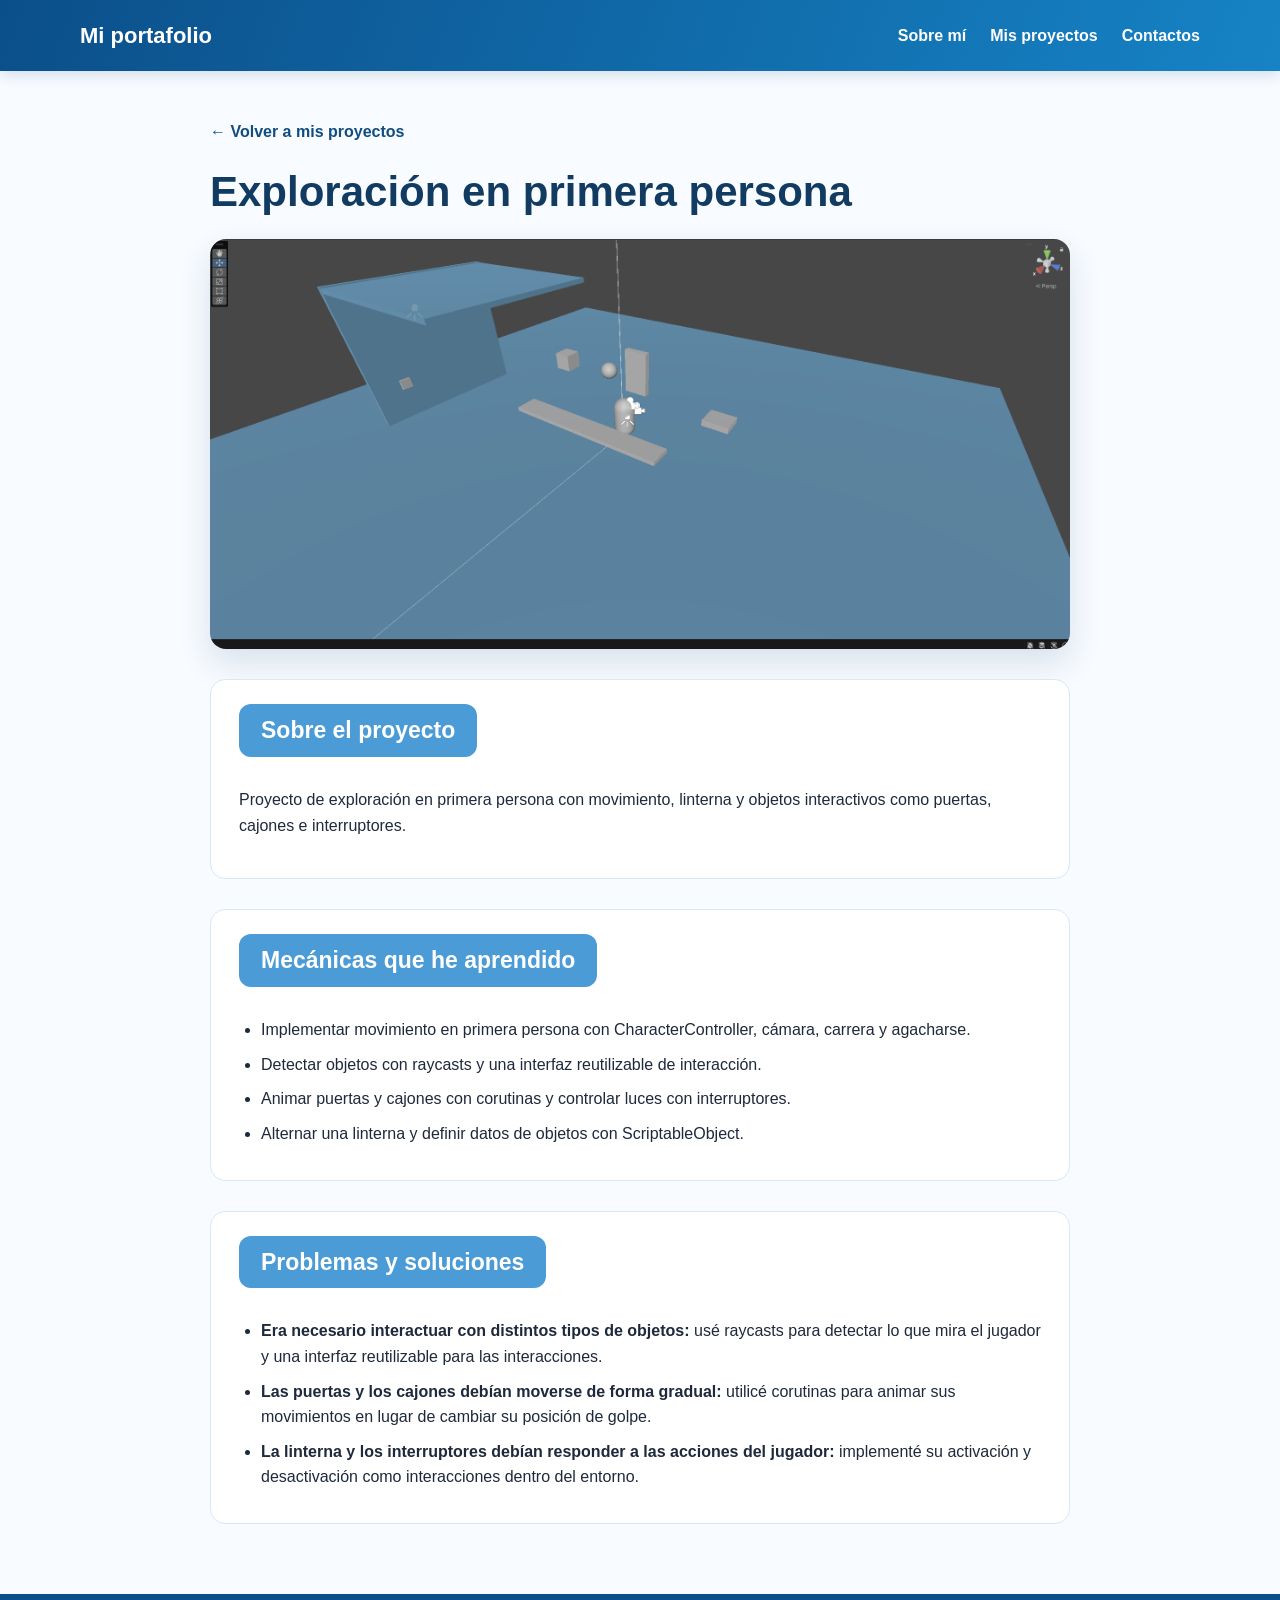
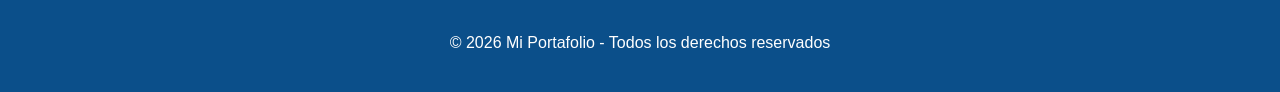
<file: proyecto-exploracion.html>
<!DOCTYPE html>
<html lang="es">
<head>
  <meta charset="UTF-8">
  <meta name="viewport" content="width=device-width, initial-scale=1.0">
  <meta name="description" content="Detalles del proyecto Exploración en primera persona de Mark Timofte.">
  <title>Exploración en primera persona | Mark Timofte</title>
  <link rel="stylesheet" href="styles.css">
</head>
<body>
  <header class="topbar">
    <p class="brand">Mi portafolio</p>
    <nav aria-label="Navegación principal">
      <a href="index.html#sobre-mi">Sobre mí</a>
      <a href="index.html#proyectos">Mis proyectos</a>
      <a href="index.html#contactos">Contactos</a>
    </nav>
  </header>

  <main class="project-detail">
    <a class="back-link" href="index.html#proyectos">← Volver a mis proyectos</a>
    <h1>Exploración en primera persona</h1>
    <img class="detail-image" src="Imagenes/ImagenProyectoPersonal.png" alt="Imagen del proyecto de exploración en primera persona">

    <section class="detail-section">
      <h2>Sobre el proyecto</h2>
      <p>Proyecto de exploración en primera persona con movimiento, linterna y objetos interactivos como puertas, cajones e interruptores.</p>
    </section>

    <section class="detail-section">
      <h2>Mecánicas que he aprendido</h2>
      <ul>
        <li>Implementar movimiento en primera persona con CharacterController, cámara, carrera y agacharse.</li>
        <li>Detectar objetos con raycasts y una interfaz reutilizable de interacción.</li>
        <li>Animar puertas y cajones con corutinas y controlar luces con interruptores.</li>
        <li>Alternar una linterna y definir datos de objetos con ScriptableObject.</li>
      </ul>
    </section>

    <section class="detail-section">
      <h2>Problemas y soluciones</h2>
      <ul>
        <li><strong>Era necesario interactuar con distintos tipos de objetos:</strong> usé raycasts para detectar lo que mira el jugador y una interfaz reutilizable para las interacciones.</li>
        <li><strong>Las puertas y los cajones debían moverse de forma gradual:</strong> utilicé corutinas para animar sus movimientos en lugar de cambiar su posición de golpe.</li>
        <li><strong>La linterna y los interruptores debían responder a las acciones del jugador:</strong> implementé su activación y desactivación como interacciones dentro del entorno.</li>
      </ul>
    </section>
  </main>

  <footer><p>© 2026 Mi Portafolio - Todos los derechos reservados</p></footer>
</body>
</html>
</file>
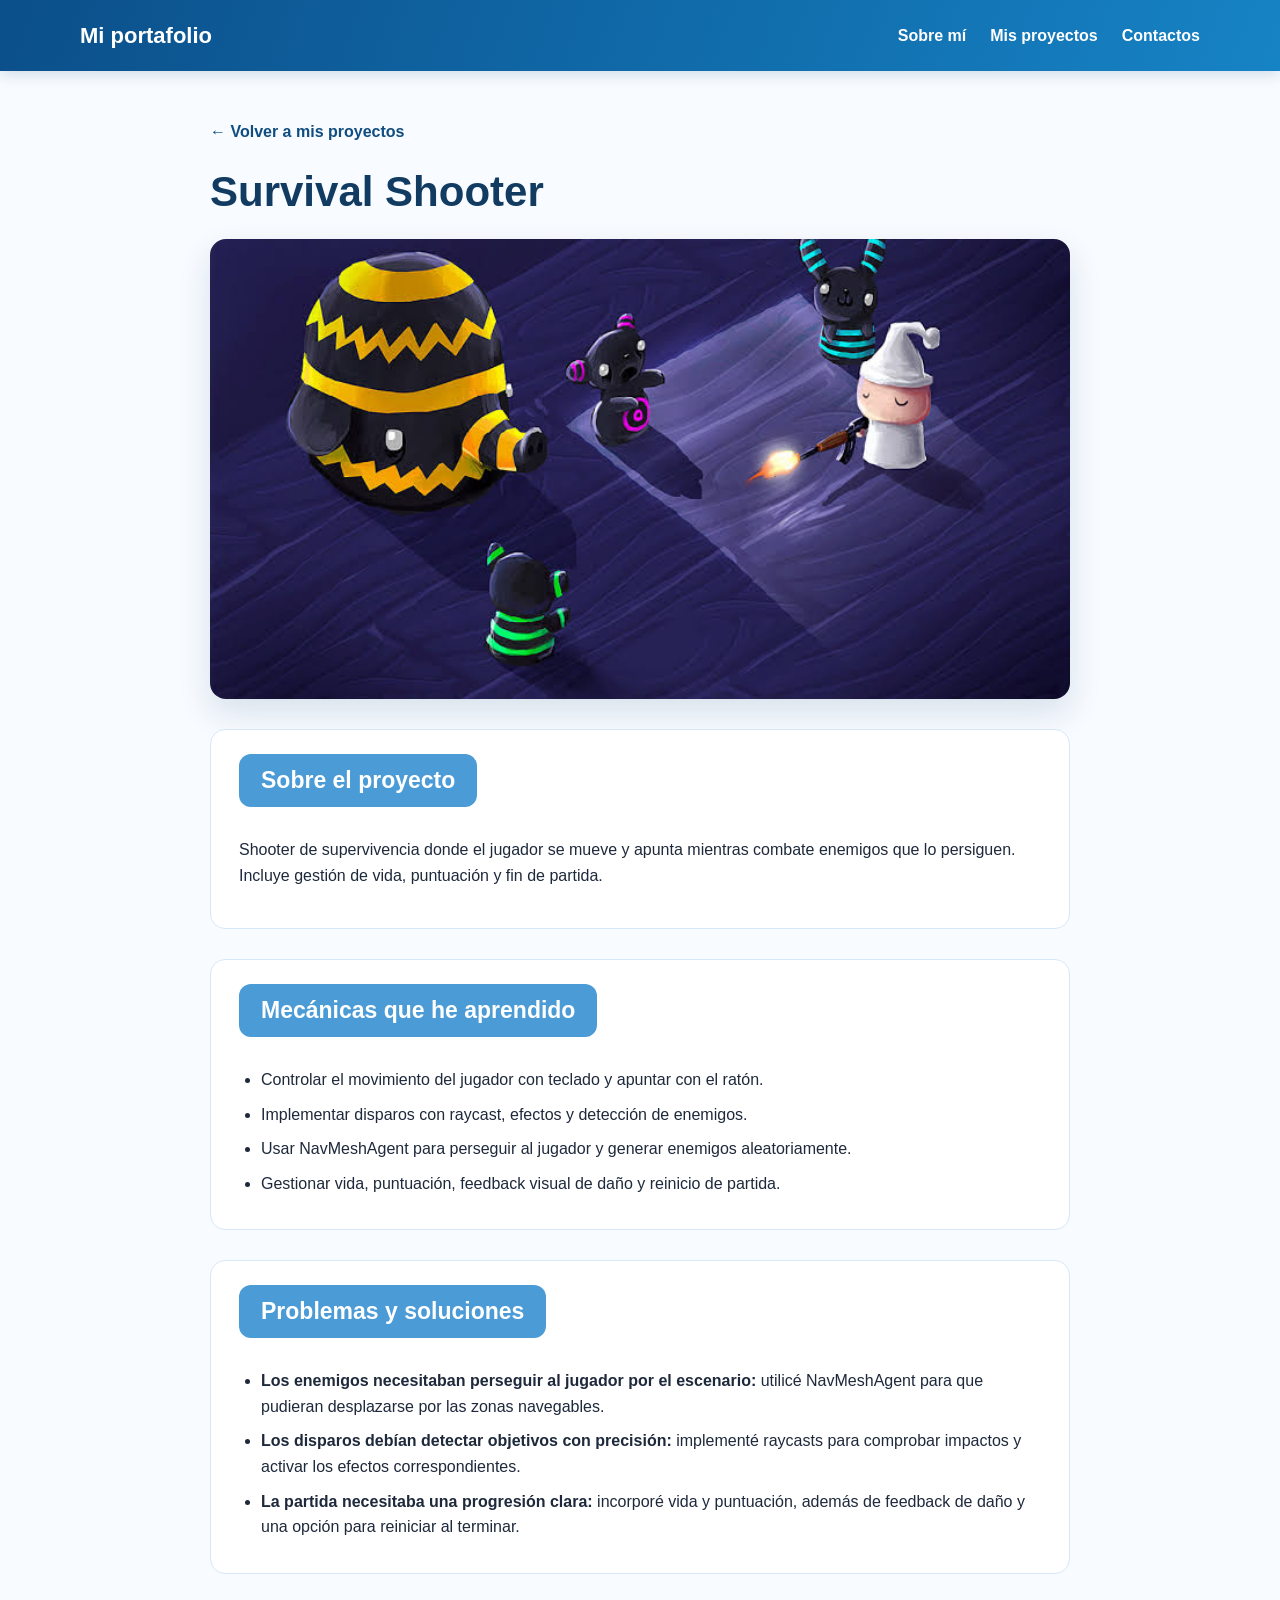
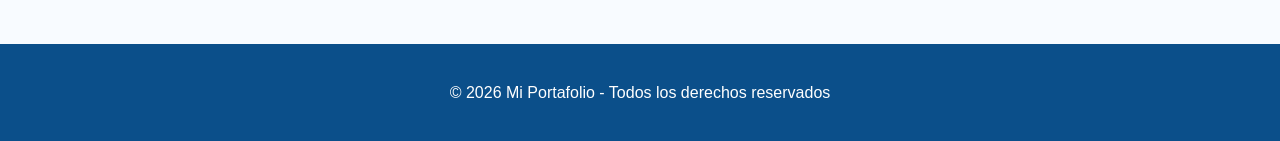
<file: proyecto-survival-shooter.html>
<!DOCTYPE html>
<html lang="es">
<head>
  <meta charset="UTF-8">
  <meta name="viewport" content="width=device-width, initial-scale=1.0">
  <meta name="description" content="Detalles del proyecto Survival Shooter de Mark Timofte.">
  <title>Survival Shooter | Mark Timofte</title>
  <link rel="stylesheet" href="styles.css">
</head>
<body>
  <header class="topbar">
    <p class="brand">Mi portafolio</p>
    <nav aria-label="Navegación principal">
      <a href="index.html#sobre-mi">Sobre mí</a>
      <a href="index.html#proyectos">Mis proyectos</a>
      <a href="index.html#contactos">Contactos</a>
    </nav>
  </header>

  <main class="project-detail">
    <a class="back-link" href="index.html#proyectos">← Volver a mis proyectos</a>
    <h1>Survival Shooter</h1>
    <img class="detail-image" src="Imagenes/proyecto2.jpg" alt="Imagen del proyecto Survival Shooter">

    <section class="detail-section">
      <h2>Sobre el proyecto</h2>
      <p>Shooter de supervivencia donde el jugador se mueve y apunta mientras combate enemigos que lo persiguen. Incluye gestión de vida, puntuación y fin de partida.</p>
    </section>

    <section class="detail-section">
      <h2>Mecánicas que he aprendido</h2>
      <ul>
        <li>Controlar el movimiento del jugador con teclado y apuntar con el ratón.</li>
        <li>Implementar disparos con raycast, efectos y detección de enemigos.</li>
        <li>Usar NavMeshAgent para perseguir al jugador y generar enemigos aleatoriamente.</li>
        <li>Gestionar vida, puntuación, feedback visual de daño y reinicio de partida.</li>
      </ul>
    </section>

    <section class="detail-section">
      <h2>Problemas y soluciones</h2>
      <ul>
        <li><strong>Los enemigos necesitaban perseguir al jugador por el escenario:</strong> utilicé NavMeshAgent para que pudieran desplazarse por las zonas navegables.</li>
        <li><strong>Los disparos debían detectar objetivos con precisión:</strong> implementé raycasts para comprobar impactos y activar los efectos correspondientes.</li>
        <li><strong>La partida necesitaba una progresión clara:</strong> incorporé vida y puntuación, además de feedback de daño y una opción para reiniciar al terminar.</li>
      </ul>
    </section>
  </main>

  <footer><p>© 2026 Mi Portafolio - Todos los derechos reservados</p></footer>
</body>
</html>
</file>
<file: styles.css>
/* Estilo general */
* {
  box-sizing: border-box;
}

html {
  scroll-behavior: smooth;
}

body {
  margin: 0;
  font-family: Arial, sans-serif;
  color: #1e293b;
  text-align: center;
  line-height: 1.6;
  background: #f8fbff;
}

/* Barra de navegación */
.topbar {
  background: linear-gradient(110deg, #0b4f8a, #1683c5);
  color: white;
  padding: 18px max(24px, calc((100% - 1120px) / 2));
  display: flex;
  justify-content: space-between;
  align-items: center;
  box-shadow: 0 3px 14px rgba(15, 75, 125, 0.18);
}

.brand {
  font-size: 22px;
  font-weight: bold;
  margin: 0;
}

nav {
  display: flex;
  gap: 24px;
}

nav a {
  color: white;
  text-decoration: none;
  font-weight: bold;
}

nav a:hover {
  text-decoration: underline;
}

/* Secciones */
section {
  padding: 60px 20px;
}

.section-inner {
  max-width: 920px;
  margin: auto;
}

h2 {
  display: inline-block;
  padding: 8px 22px;
  font-size: 30px;
  margin-bottom: 14px;
  color: white;
  background: #4a9bd6;
  border-radius: 12px;
}

.intro {
  color: #64748b;
}

/* Sobre mí */
#sobre-mi {
  background: linear-gradient(180deg, #ffffff, #f3f8fd);
}

.about-layout {
  display: grid;
  grid-template-columns: 1.1fr 0.9fr;
  gap: 24px;
  max-width: 900px;
  margin: 25px auto;
  text-align: left;
}

.about-card {
  padding: 30px;
  background: white;
  border: 1px solid #d7e8f7;
  border-radius: 15px;
  box-shadow: 0 12px 30px rgba(34, 91, 137, 0.09);
}

.hello {
  font-size: 19px;
  font-weight: bold;
}

.about-card h3 {
  margin-top: 0;
  color: #123b62;
  font-size: 21px;
}

/* Proyectos */
#proyectos {
  background: #edf5fc;
}

#proyectos .section-inner {
  max-width: 1200px;
}

#proyectos h2 {
  font-size: 36px;
}

#proyectos .intro {
  font-size: 18px;
}

.project-grid {
  display: grid;
  grid-template-columns: repeat(auto-fit, minmax(300px, 1fr));
  gap: 30px;
  margin: 30px auto 0;
}

.project-card {
  display: block;
  background: white;
  border: 1px solid #d7e8f7;
  border-radius: 16px;
  overflow: hidden;
  text-align: left;
  box-shadow: 0 12px 30px rgba(22, 72, 113, 0.1);
  color: inherit;
  text-decoration: none;
  transition: transform 160ms ease, box-shadow 160ms ease;
}

.project-card:hover,
.project-card:focus-visible {
  transform: translateY(-4px);
  box-shadow: 0 18px 38px rgba(22, 72, 113, 0.16);
}

.project-image {
  display: block;
  width: 100%;
  height: 280px;
  object-fit: cover;
}

.project-info {
  padding: 26px;
}

.project-info h3 {
  margin: 0 0 10px;
  font-size: 21px;
}

.project-info p {
  color: #64748b;
  margin: 0 0 18px;
  font-size: 16px;
}

.project-link {
  color: #104d80;
  font-weight: bold;
}

/* Contactos */
#contactos {
  background: #ffffff;
}

.contact-layout {
  display: grid;
  grid-template-columns: minmax(220px, 0.8fr) minmax(320px, 1.2fr);
  gap: 22px;
  align-items: stretch;
  max-width: 850px;
  margin: 25px auto;
  text-align: left;
}

.linkedin-card {
  display: flex;
  align-items: center;
  gap: 16px;
  padding: 28px;
  color: #123b62;
  text-align: left;
  text-decoration: none;
  background: #edf6fd;
  border: 1px solid #d5e8f7;
  border-radius: 15px;
  transition: transform 160ms ease, box-shadow 160ms ease;
}

.linkedin-card:hover {
  transform: translateY(-3px);
  box-shadow: 0 12px 25px rgba(22, 72, 113, 0.12);
}

.linkedin-card span:last-child {
  display: grid;
}

.linkedin-card small {
  margin-top: 4px;
  color: #647d92;
}

.linkedin-icon {
  display: grid;
  place-items: center;
  flex: 0 0 48px;
  width: 48px;
  height: 48px;
  color: white;
  font-size: 23px;
  font-weight: bold;
  background: #0a66c2;
  border-radius: 10px;
}

.contact-card {
  margin: 0;
  padding: 25px;
  background: #f7fbff;
  border: 1px solid #dceaf5;
  border-radius: 15px;
  box-shadow: 0 10px 24px rgba(34, 91, 137, 0.07);
}

.contact-card a {
  color: #104d80;
  font-weight: bold;
  text-decoration: none;
}

.contact-card a:hover {
  text-decoration: underline;
}

.download-button {
  display: inline-block;
  margin-top: 10px;
  padding: 12px 18px;
  color: white !important;
  background: #1769aa;
  border-radius: 8px;
  text-decoration: none;
  font-weight: bold;
}

.download-button:hover {
  background: #104d80;
}

/* Pie de página */
footer {
  background: #0b4f8a;
  color: white;
  padding: 20px;
}

.project-detail {
  max-width: 900px;
  margin: 0 auto;
  padding: 48px 20px 70px;
  text-align: left;
}

.back-link {
  display: inline-block;
  margin-bottom: 22px;
  color: #104d80;
  font-weight: bold;
  text-decoration: none;
}

.back-link:hover {
  text-decoration: underline;
}

.project-detail h1 {
  margin: 0 0 22px;
  color: #123b62;
  font-size: clamp(30px, 5vw, 42px);
  line-height: 1.2;
}

.detail-image {
  display: block;
  width: 100%;
  max-height: 460px;
  margin-bottom: 30px;
  object-fit: cover;
  border-radius: 16px;
  box-shadow: 0 14px 32px rgba(22, 72, 113, 0.14);
}

.detail-section {
  margin-top: 30px;
  padding: 24px 28px;
  background: white;
  border: 1px solid #d7e8f7;
  border-radius: 15px;
}

.detail-section h2 {
  margin-top: 0;
  font-size: 23px;
}

.detail-section ul {
  margin-bottom: 0;
  padding-left: 22px;
}

.detail-section li {
  margin: 9px 0;
}

/* Adaptación a móviles */
@media (max-width: 620px) {
  .topbar {
    flex-direction: column;
    gap: 15px;
  }

  nav {
    gap: 15px;
    flex-wrap: wrap;
    justify-content: center;
  }

  .topbar {
    padding: 18px 15px;
  }

  section {
    padding: 45px 15px;
  }

  .project-info {
    padding: 20px;
  }

  .contact-layout {
    grid-template-columns: 1fr;
  }

  .about-layout {
    grid-template-columns: 1fr;
  }

  .project-detail {
    padding: 22px;
  }

  .detail-section {
    padding: 20px;
  }
}

@media (prefers-reduced-motion: reduce) {
  html {
    scroll-behavior: auto;
  }

  *,
  *::before,
  *::after {
    transition-duration: 0.01ms !important;
  }
}
</file>
